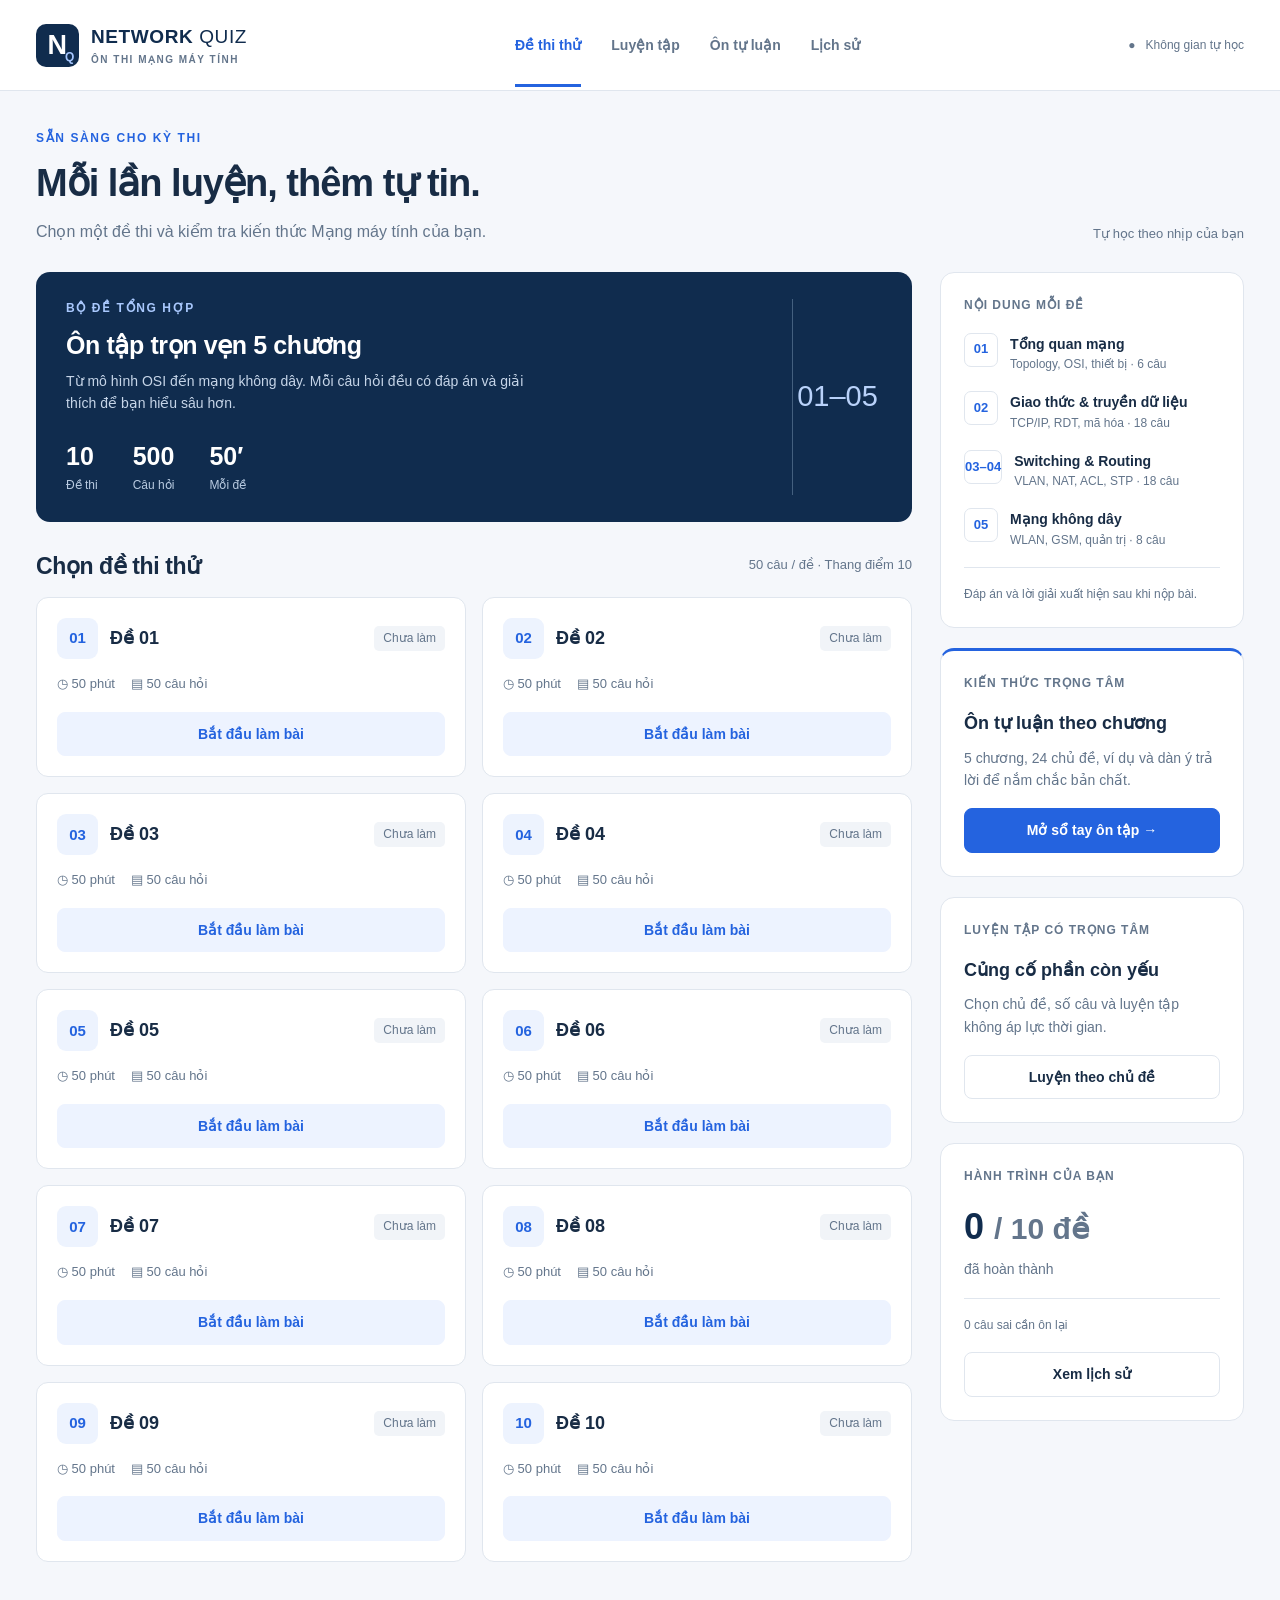
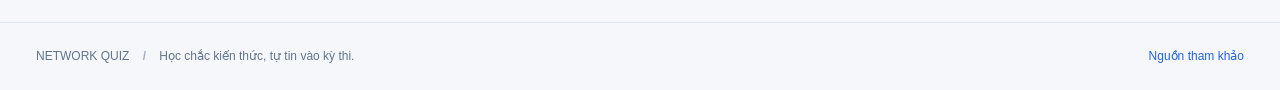
<file: index.html>
<!doctype html>
<html lang="vi">
  <head>
    <meta charset="utf-8" />
    <meta name="viewport" content="width=device-width, initial-scale=1" />
    <meta name="theme-color" content="#102c4e" />
    <meta
      name="description"
      content="Ôn thi Mạng máy tính: 10 đề, 500 câu hỏi có lời giải."
    />
    <title>Network Quiz · Ôn thi Mạng máy tính</title>
    <link
      rel="icon"
      href="data:image/svg+xml,%3Csvg xmlns='http://www.w3.org/2000/svg' viewBox='0 0 32 32'%3E%3Crect width='32' height='32' rx='8' fill='%23102c4e'/%3E%3Cpath d='M8 23V9l16 14V9' fill='none' stroke='white' stroke-width='3'/%3E%3C/svg%3E"
    />
    <link rel="stylesheet" href="css/style.css" />
    <script defer src="data/exam01.js"></script>
    <script defer src="data/exam02.js"></script>
    <script defer src="data/exam03.js"></script>
    <script defer src="data/exam04.js"></script>
    <script defer src="data/exam05.js"></script>
    <script defer src="data/exam06.js"></script>
    <script defer src="data/exam07.js"></script>
    <script defer src="data/exam08.js"></script>
    <script defer src="data/exam09.js"></script>
    <script defer src="data/exam10.js"></script>
    <script defer src="js/storage.js"></script>
    <script defer src="js/engine.js"></script>
    <script defer src="data/study-notes.js"></script>
    <script defer src="js/study.js"></script>
    <script defer src="js/app.js"></script>
  </head>
  <body>
    <a class="skip" href="#main">Đến nội dung chính</a>
    <header>
      <div class="header-inner">
        <a class="brand" href="#home"
          ><span class="brand-icon">N<span>Q</span></span
          ><span
            >NETWORK<span class="brand-light"> QUIZ</span
            ><small>ÔN THI MẠNG MÁY TÍNH</small></span
          ></a
        >
        <nav aria-label="Điều hướng chính">
          <a href="#home" data-nav="home">Đề thi thử</a
          ><a href="#practice" data-nav="practice">Luyện tập</a
          ><a href="#study" data-nav="study">Ôn tự luận</a
          ><a href="#history" data-nav="history">Lịch sử</a>
        </nav>
        <span class="local-tag">● &nbsp; Không gian tự học</span>
      </div>
    </header>
    <div id="storage-warning" class="warning" hidden role="status">
      Không thể lưu vào trình duyệt. Bài làm dùng được trong tab này; hãy bật
      lưu trữ để giữ tiến độ khi đóng trang.
    </div>
    <main id="main" tabindex="-1"></main>
    <footer>
      <span>NETWORK QUIZ <b> / </b> Học chắc kiến thức, tự tin vào kỳ thi.</span
      ><a href="#sources">Nguồn tham khảo</a>
    </footer>
    <dialog id="modal" aria-labelledby="modal-title">
      <form method="dialog">
        <span class="eyebrow">NETWORK QUIZ</span>
        <h2 id="modal-title"></h2>
        <p id="modal-text"></p>
        <div class="actions">
          <button value="cancel" class="btn secondary">Tiếp tục làm bài</button
          ><button value="confirm" class="btn" id="modal-confirm">
            Nộp bài
          </button>
        </div>
      </form>
    </dialog>
    <div
      id="announcement"
      class="sr-only"
      role="status"
      aria-live="polite"
    ></div>
    <noscript>Bạn cần bật JavaScript để sử dụng bài thi.</noscript>
  </body>
</html>
</file>
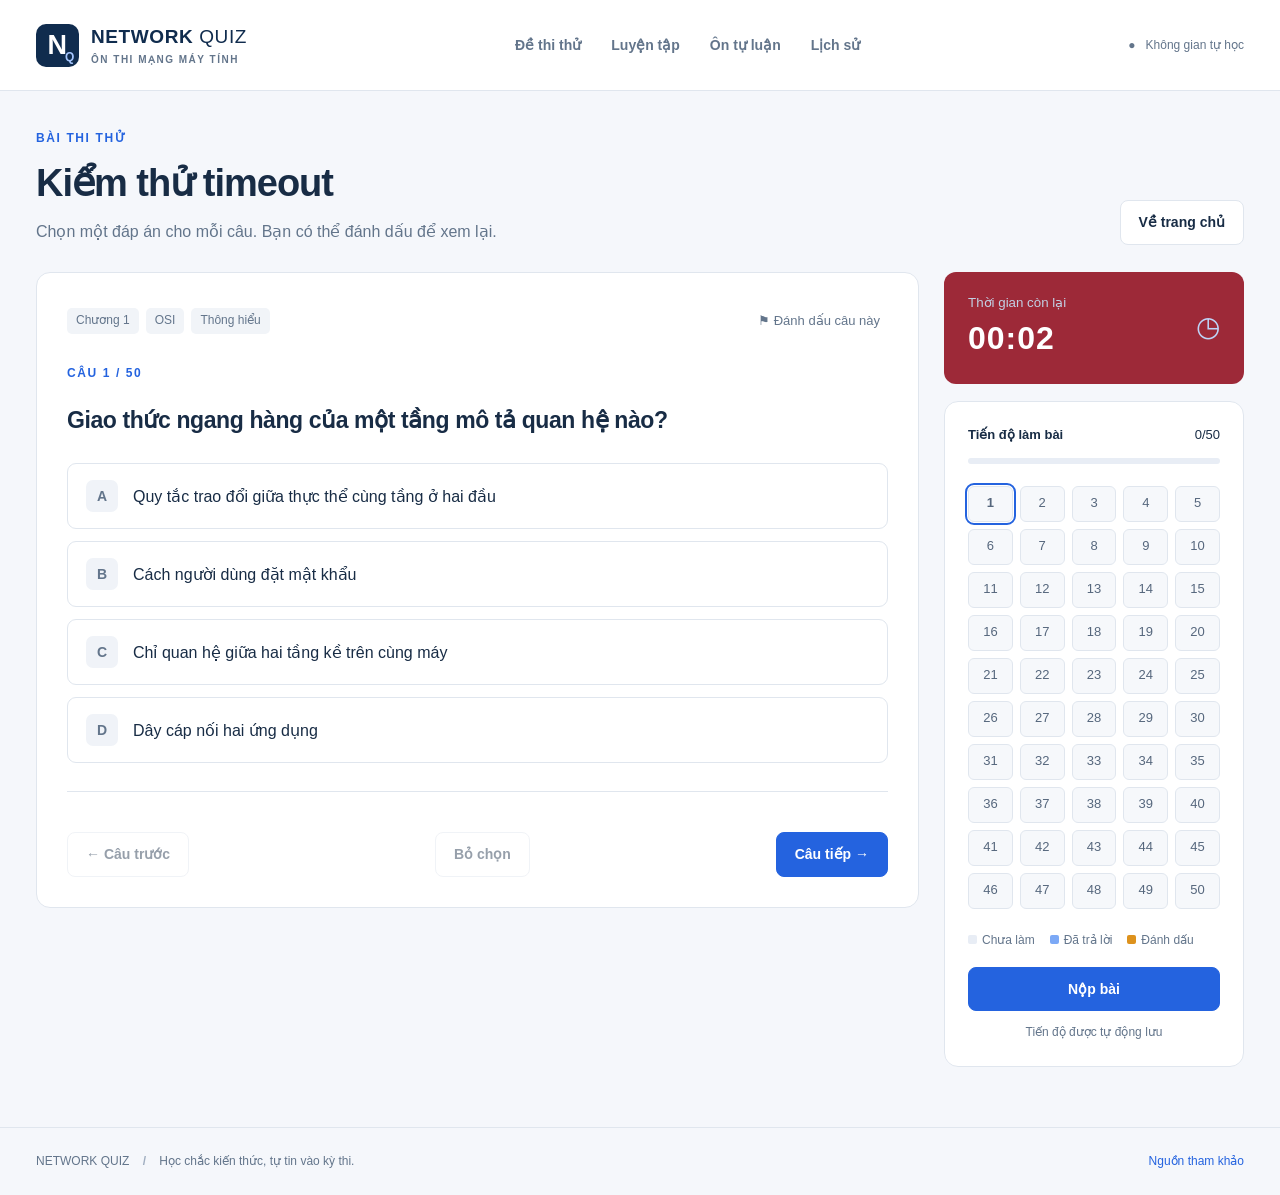
<file: tests/browser-fixture.html>
<!doctype html>
<html lang="vi">
  <head>
    <base href="../" />
    <meta charset="utf-8" />
    <meta name="viewport" content="width=device-width, initial-scale=1" />
    <meta name="theme-color" content="#102c4e" />
    <meta
      name="description"
      content="Ôn thi Mạng máy tính: 10 đề, 500 câu hỏi có lời giải."
    />
    <title>Network Quiz · Ôn thi Mạng máy tính</title>
    <link
      rel="icon"
      href="data:image/svg+xml,%3Csvg xmlns='http://www.w3.org/2000/svg' viewBox='0 0 32 32'%3E%3Crect width='32' height='32' rx='8' fill='%23102c4e'/%3E%3Cpath d='M8 23V9l16 14V9' fill='none' stroke='white' stroke-width='3'/%3E%3C/svg%3E"
    />
    <link rel="stylesheet" href="css/style.css" />
    <script defer src="data/exam01.js"></script>
    <script defer src="data/exam02.js"></script>
    <script defer src="data/exam03.js"></script>
    <script defer src="data/exam04.js"></script>
    <script defer src="data/exam05.js"></script>
    <script defer src="data/exam06.js"></script>
    <script defer src="data/exam07.js"></script>
    <script defer src="data/exam08.js"></script>
    <script defer src="data/exam09.js"></script>
    <script defer src="data/exam10.js"></script>
    <script defer src="js/storage.js"></script>
    <script defer src="js/engine.js"></script>
    <script defer src="tests/browser-fixture.js"></script>
    <script defer src="data/study-notes.js"></script>
    <script defer src="js/study.js"></script>
    <script defer src="js/app.js"></script>
  </head>
  <body>
    <a class="skip" href="#main">Đến nội dung chính</a>
    <header>
      <div class="header-inner">
        <a class="brand" href="#home"
          ><span class="brand-icon">N<span>Q</span></span
          ><span
            >NETWORK<span class="brand-light"> QUIZ</span
            ><small>ÔN THI MẠNG MÁY TÍNH</small></span
          ></a
        >
        <nav aria-label="Điều hướng chính">
          <a href="#home" data-nav="home">Đề thi thử</a
          ><a href="#practice" data-nav="practice">Luyện tập</a
          ><a href="#study" data-nav="study">Ôn tự luận</a
          ><a href="#history" data-nav="history">Lịch sử</a>
        </nav>
        <span class="local-tag">● &nbsp; Không gian tự học</span>
      </div>
    </header>
    <div id="storage-warning" class="warning" hidden role="status">
      Không thể lưu vào trình duyệt. Bài làm dùng được trong tab này; hãy bật
      lưu trữ để giữ tiến độ khi đóng trang.
    </div>
    <main id="main" tabindex="-1"></main>
    <footer>
      <span>NETWORK QUIZ <b> / </b> Học chắc kiến thức, tự tin vào kỳ thi.</span
      ><a href="#sources">Nguồn tham khảo</a>
    </footer>
    <dialog id="modal" aria-labelledby="modal-title">
      <form method="dialog">
        <span class="eyebrow">NETWORK QUIZ</span>
        <h2 id="modal-title"></h2>
        <p id="modal-text"></p>
        <div class="actions">
          <button value="cancel" class="btn secondary">Tiếp tục làm bài</button
          ><button value="confirm" class="btn" id="modal-confirm">
            Nộp bài
          </button>
        </div>
      </form>
    </dialog>
    <div
      id="announcement"
      class="sr-only"
      role="status"
      aria-live="polite"
    ></div>
    <noscript>Bạn cần bật JavaScript để sử dụng bài thi.</noscript>
  </body>
</html>
</file>
<file: css/style.css>
:root {
  --navy: #102c4e;
  --blue: #2463df;
  --ink: #182c45;
  --muted: #63758b;
  --line: #e0e6ee;
  --bg: #f5f7fb;
  --green: #16764f;
  --red: #b93845;
  font-family: Inter, "Segoe UI", Arial, sans-serif;
  color: var(--ink);
  background: var(--bg);
}
* {
  box-sizing: border-box;
}
body {
  margin: 0;
  font-size: 16px;
  line-height: 1.6;
}
button,
input,
select {
  font: inherit;
}
button,
a {
  touch-action: manipulation;
}
button {
  cursor: pointer;
}
a {
  color: var(--blue);
  text-decoration: none;
}
button:disabled {
  opacity: 0.45;
  cursor: not-allowed;
}
:focus-visible {
  outline: 3px solid #de9b30;
  outline-offset: 4px;
}
h1,
h2,
h3,
p {
  margin: 0;
}
h1 {
  font-size: clamp(28px, 3vw, 38px);
  letter-spacing: -1px;
  line-height: 1.3;
}
h2 {
  font-size: 23px;
  line-height: 1.4;
  letter-spacing: -0.4px;
}
h3 {
  font-size: 18px;
  line-height: 1.4;
}
.muted {
  color: var(--muted);
}
header {
  background: white;
  border-bottom: 1px solid var(--line);
}
.header-inner {
  max-width: 1280px;
  padding: 22px 36px;
  margin: auto;
  display: flex;
  align-items: center;
  justify-content: space-between;
  gap: 28px;
}
.brand {
  display: flex;
  align-items: center;
  gap: 12px;
  color: var(--navy);
  font-weight: 800;
  font-size: 19px;
  letter-spacing: 0.6px;
  white-space: nowrap;
}
.brand-light {
  font-weight: 400;
}
.brand small {
  display: block;
  letter-spacing: 1.5px;
  font-size: 10px;
  color: var(--muted);
}
.brand-icon {
  background: var(--navy);
  color: white;
  display: grid;
  place-content: center;
  width: 43px;
  height: 43px;
  border-radius: 10px;
  font-size: 27px;
  line-height: 1;
  position: relative;
}
.brand-icon span {
  position: absolute;
  right: 4px;
  bottom: 4px;
  font-size: 12px;
  color: #a7c7ff;
}
nav {
  display: flex;
  gap: 30px;
}
nav a {
  font-size: 14px;
  color: var(--muted);
  font-weight: 600;
  position: relative;
  padding: 9px 0;
}
nav a.active {
  color: var(--blue);
}
nav a.active:after {
  content: "";
  position: absolute;
  bottom: -22px;
  left: 0;
  right: 0;
  height: 3px;
  background: var(--blue);
}
.local-tag {
  font-size: 12px;
  color: var(--muted);
  white-space: nowrap;
}
main {
  max-width: 1280px;
  margin: auto;
  padding: 38px 36px 60px;
  min-height: calc(100vh - 190px);
}
.eyebrow {
  display: block;
  font-size: 12px;
  letter-spacing: 1.6px;
  font-weight: 700;
  color: var(--blue);
  text-transform: uppercase;
  margin-bottom: 10px;
}
.page-top {
  display: flex;
  justify-content: space-between;
  align-items: flex-end;
  gap: 20px;
  margin-bottom: 27px;
}
.page-top p {
  color: var(--muted);
  margin-top: 11px;
}
.date-note {
  font-size: 13px;
  color: var(--muted);
}
.home-layout {
  display: grid;
  grid-template-columns: minmax(0, 1fr) 304px;
  gap: 28px;
}
.welcome {
  background: var(--navy);
  border-radius: 14px;
  color: white;
  padding: 27px 30px;
  display: flex;
  justify-content: space-between;
  gap: 24px;
  margin-bottom: 28px;
}
.welcome .eyebrow {
  color: #a9c8fd;
}
.welcome h2 {
  font-size: 25px;
}
.welcome p {
  color: #c6d5e8;
  font-size: 14px;
  margin-top: 7px;
  max-width: 490px;
}
.welcome-mark {
  width: 90px;
  min-width: 90px;
  display: grid;
  place-items: center;
  font-size: 52px;
  color: #b9d2fa;
  font-weight: 300;
  border-left: 1px solid #44607f;
}
.stat-strip {
  display: flex;
  gap: 35px;
  margin-top: 21px;
}
.stat-strip strong {
  font-size: 25px;
}
.stat-strip span {
  display: block;
  font-size: 12px;
  color: #b9cbe1;
}
.section-head {
  display: flex;
  justify-content: space-between;
  align-items: center;
  gap: 12px;
  margin: 24px 0 15px;
}
.section-head p {
  font-size: 13px;
  color: var(--muted);
}
.exam-grid {
  display: grid;
  grid-template-columns: repeat(2, minmax(0, 1fr));
  gap: 16px;
}
.exam-card {
  background: white;
  border: 1px solid var(--line);
  border-radius: 12px;
  padding: 20px;
  transition:
    border-color 0.15s,
    box-shadow 0.15s;
}
.exam-card:hover {
  border-color: #a6bce2;
  box-shadow: 0 5px 18px #183b6410;
}
.card-top {
  display: flex;
  align-items: center;
  justify-content: space-between;
  gap: 10px;
  margin-bottom: 15px;
}
.exam-number {
  display: flex;
  align-items: center;
  gap: 12px;
}
.number-tile {
  background: #edf3fe;
  color: var(--blue);
  border-radius: 9px;
  width: 41px;
  height: 41px;
  display: grid;
  place-items: center;
  font-size: 15px;
  font-weight: 700;
}
.tag {
  display: inline-block;
  padding: 3px 9px;
  border-radius: 5px;
  background: #f1f4f8;
  color: var(--muted);
  font-size: 12px;
  white-space: nowrap;
}
.tag.done {
  background: #eaf6ef;
  color: var(--green);
}
.exam-meta {
  color: var(--muted);
  font-size: 13px;
  display: flex;
  gap: 16px;
}
.exam-card .btn {
  width: 100%;
  margin-top: 17px;
}
.btn {
  border: 1px solid var(--blue);
  background: var(--blue);
  color: white;
  border-radius: 8px;
  padding: 10px 18px;
  font-size: 14px;
  font-weight: 600;
  display: inline-flex;
  justify-content: center;
  align-items: center;
  gap: 8px;
  min-height: 43px;
  text-align: center;
}
.btn:hover {
  filter: brightness(0.95);
}
.btn.secondary {
  background: white;
  border-color: var(--line);
  color: var(--ink);
}
.btn.soft {
  background: #edf3ff;
  border-color: #edf3ff;
  color: var(--blue);
}
.btn.small {
  min-height: 36px;
  padding: 6px 12px;
  font-size: 13px;
}
.panel {
  background: white;
  border: 1px solid var(--line);
  border-radius: 14px;
  padding: 23px;
}
.panel p {
  color: var(--muted);
  font-size: 14px;
  margin-top: 10px;
}
.panel .btn {
  margin-top: 17px;
}
.side-stack {
  display: flex;
  flex-direction: column;
  gap: 20px;
}
.panel-label {
  font-size: 12px;
  font-weight: 700;
  letter-spacing: 1px;
  color: var(--muted);
  text-transform: uppercase;
  margin-bottom: 18px;
}
.topic-line {
  display: flex;
  gap: 12px;
  align-items: flex-start;
  margin: 17px 0;
}
.topic-icon {
  font-size: 13px;
  font-weight: 700;
  border: 1px solid var(--line);
  border-radius: 7px;
  min-width: 34px;
  height: 34px;
  display: grid;
  place-items: center;
  color: var(--blue);
}
.topic-line strong {
  font-size: 14px;
  display: block;
}
.topic-line small {
  color: var(--muted);
  display: block;
  font-size: 12px;
}
.note {
  padding-top: 17px;
  border-top: 1px solid var(--line);
  font-size: 12px;
  color: var(--muted);
}
.streak-num {
  font-size: 36px;
  font-weight: 700;
  color: var(--navy);
  line-height: 1.2;
}
.resume {
  background: #eaf2ff;
  border: 1px solid #c5d8fc;
  border-radius: 12px;
  padding: 18px 22px;
  display: flex;
  align-items: center;
  justify-content: space-between;
  gap: 15px;
  margin-bottom: 24px;
}
.resume p {
  font-size: 14px;
  color: var(--muted);
}
.actions {
  display: flex;
  gap: 12px;
  flex-wrap: wrap;
  align-items: center;
}
.page-title {
  margin-bottom: 28px;
}
.page-title p {
  margin-top: 9px;
  color: var(--muted);
}
.exam-layout {
  display: grid;
  grid-template-columns: minmax(0, 1fr) 300px;
  gap: 25px;
  align-items: start;
}
.question-panel {
  padding: 30px;
}
.question-meta {
  display: flex;
  justify-content: space-between;
  align-items: center;
  gap: 12px;
  margin-bottom: 25px;
}
.chips {
  display: flex;
  gap: 7px;
  flex-wrap: wrap;
}
.question-title {
  font-size: 23px;
  font-weight: 600;
  line-height: 1.6;
  margin: 18px 0 25px;
  white-space: pre-wrap;
  overflow-wrap: anywhere;
}
.answer-list {
  border: 0;
  padding: 0;
  margin: 0;
  display: grid;
  gap: 12px;
  min-width: 0;
}
.answer {
  display: flex;
  align-items: center;
  gap: 15px;
  padding: 16px 18px;
  border: 1px solid var(--line);
  border-radius: 9px;
  cursor: pointer;
  min-height: 64px;
  position: relative;
  overflow-wrap: anywhere;
}
.answer:hover {
  background: #f7f9fe;
}
.answer input {
  position: absolute;
  opacity: 0;
  width: 1px;
  height: 1px;
}
.answer:focus-within {
  outline: 3px solid #de9b30;
  outline-offset: 2px;
}
.letter {
  display: grid;
  place-items: center;
  width: 32px;
  min-width: 32px;
  height: 32px;
  background: #f0f3f8;
  border-radius: 7px;
  color: var(--muted);
  font-size: 14px;
  font-weight: 600;
}
.answer.selected {
  background: #edf3ff;
  border: 2px solid var(--blue);
  padding: 15px 17px;
}
.answer.selected .letter {
  background: var(--blue);
  color: white;
}
.answer.correct {
  background: #edf8f2;
  border-color: #8bc7a7;
}
.answer.correct .letter {
  background: var(--green);
  color: white;
}
.answer.incorrect {
  background: #fff0f1;
  border-color: #db9ca3;
}
.answer.incorrect .letter {
  background: var(--red);
  color: white;
}
.answer-status {
  margin-left: auto;
  font-size: 12px;
  font-weight: 700;
  white-space: nowrap;
}
.answer.correct .answer-status {
  color: var(--green);
}
.answer.incorrect .answer-status {
  color: var(--red);
}
.question-bottom {
  display: flex;
  justify-content: space-between;
  gap: 12px;
  margin-top: 28px;
  padding-top: 23px;
  border-top: 1px solid var(--line);
}
.flag {
  border: 0;
  background: transparent;
  color: var(--muted);
  font-size: 13px;
  padding: 8px;
}
.flag.flagged {
  color: #9a6413;
  background: #fff5df;
  border-radius: 6px;
}
.timer-panel {
  background: var(--navy);
  color: white;
  padding: 20px 24px;
  border-radius: 12px;
  margin-bottom: 17px;
  display: flex;
  align-items: center;
  justify-content: space-between;
}
.timer-panel small {
  display: block;
  color: #c2d0e4;
}
.timer-panel strong {
  font-size: 32px;
  font-variant-numeric: tabular-nums;
  letter-spacing: 1px;
}
.timer-panel.urgent {
  background: #9d2938;
}
.timer-icon {
  font-size: 28px;
  color: #bed4f7;
}
.progress {
  height: 6px;
  background: #e8edf5;
  border-radius: 10px;
  overflow: hidden;
  margin-top: 12px;
}
.progress span {
  display: block;
  height: 100%;
  background: var(--blue);
  border-radius: 10px;
}
.progress-label {
  display: flex;
  justify-content: space-between;
  font-size: 13px;
}
.navigator {
  display: grid;
  grid-template-columns: repeat(5, 1fr);
  gap: 7px;
  margin: 22px 0;
}
.nav-q {
  border: 1px solid var(--line);
  background: #f6f8fb;
  border-radius: 6px;
  height: 36px;
  font-size: 13px;
  color: #56677d;
  position: relative;
}
.nav-q.answered {
  background: #e8f0ff;
  color: var(--blue);
  border-color: #b9d0fa;
}
.nav-q.current {
  outline: 2px solid var(--blue);
  outline-offset: 1px;
  font-weight: 700;
}
.nav-q.marked:after {
  content: "";
  position: absolute;
  top: 1px;
  right: 1px;
  width: 7px;
  height: 7px;
  background: #dd921d;
  border-radius: 1px;
}
.nav-q.right {
  background: #e2f4e9;
  color: var(--green);
  border-color: #a5d4ba;
}
.nav-q.wrong {
  background: #fde9ec;
  color: var(--red);
  border-color: #e9b5bd;
}
.legend {
  display: flex;
  flex-wrap: wrap;
  gap: 10px 15px;
  color: var(--muted);
  font-size: 12px;
}
.legend i {
  display: inline-block;
  width: 9px;
  height: 9px;
  border-radius: 2px;
  background: #e8edf5;
  margin-right: 5px;
}
.legend i.blue {
  background: #7ca9f6;
}
.legend i.orange {
  background: #dd921d;
}
.full {
  width: 100%;
}
.save-note {
  font-size: 12px;
  color: var(--muted);
  text-align: center;
  margin-top: 12px;
}
.result-layout {
  display: grid;
  grid-template-columns: 340px minmax(0, 1fr);
  gap: 25px;
}
.score-panel {
  text-align: center;
  background: var(--navy);
  color: white;
  padding: 32px;
  border-radius: 14px;
}
.score-panel .eyebrow {
  color: #adc8ee;
}
.score-circle {
  width: 180px;
  height: 180px;
  border-radius: 50%;
  background: conic-gradient(#84b1ff var(--score), #345070 0);
  display: grid;
  place-items: center;
  margin: 28px auto;
  position: relative;
}
.score-circle:before {
  content: "";
  position: absolute;
  inset: 10px;
  background: var(--navy);
  border-radius: 50%;
}
.score-circle div {
  z-index: 1;
}
.score-circle strong {
  font-size: 53px;
  line-height: 1.2;
  font-weight: 600;
}
.score-circle small {
  display: block;
  color: #bdcee4;
}
.score-panel p {
  color: #c3d2e5;
  font-size: 14px;
}
.result-stats {
  display: grid;
  grid-template-columns: repeat(3, 1fr);
  gap: 14px;
  margin-bottom: 23px;
}
.result-stat {
  background: white;
  border: 1px solid var(--line);
  padding: 20px;
  border-radius: 12px;
}
.result-stat strong {
  font-size: 28px;
  display: block;
}
.result-stat span {
  font-size: 13px;
  color: var(--muted);
}
.green {
  color: var(--green);
}
.red {
  color: var(--red);
}
.chapter-result {
  margin-top: 22px;
}
.chapter-result .progress-label {
  font-size: 14px;
}
.feedback {
  margin-top: 22px;
  padding: 15px 18px;
  background: #edf3ff;
  border-radius: 9px;
  color: #355578;
  font-size: 14px;
}
.filter-bar {
  display: flex;
  gap: 8px;
  flex-wrap: wrap;
  margin-bottom: 23px;
}
.filter-btn {
  border: 1px solid var(--line);
  background: white;
  border-radius: 7px;
  padding: 8px 13px;
  font-size: 13px;
  color: var(--muted);
}
.filter-btn.active {
  background: var(--navy);
  color: white;
  border-color: var(--navy);
}
.explanation {
  background: #f2f6fc;
  border-left: 3px solid #739adb;
  border-radius: 0 8px 8px 0;
  padding: 20px 23px;
  margin-top: 25px;
}
.explanation p {
  color: var(--ink);
  white-space: pre-wrap;
  line-height: 1.8;
}
.explanation small {
  display: block;
  margin-top: 12px;
  overflow-wrap: anywhere;
}
.review-status {
  font-size: 14px;
  font-weight: 600;
}
.practice-layout {
  display: grid;
  grid-template-columns: minmax(0, 1fr) 320px;
  gap: 25px;
}
.topic-grid {
  display: grid;
  grid-template-columns: repeat(3, minmax(0, 1fr));
  gap: 10px;
  margin: 22px 0 26px;
}
.topic-choice {
  position: relative;
}
.topic-choice input {
  position: absolute;
  opacity: 0;
}
.topic-choice span {
  display: flex;
  align-items: center;
  justify-content: space-between;
  gap: 8px;
  border: 1px solid var(--line);
  border-radius: 9px;
  padding: 15px 12px;
  cursor: pointer;
  font-size: 14px;
}
.topic-choice small {
  font-size: 12px;
  color: var(--muted);
}
.topic-choice input:checked + span {
  background: #edf3ff;
  border-color: var(--blue);
  color: var(--blue);
}
.topic-choice input:focus-visible + span {
  outline: 3px solid #de9b30;
}
.field {
  display: flex;
  align-items: center;
  gap: 15px;
  font-size: 14px;
}
select {
  padding: 9px 30px 9px 12px;
  border: 1px solid var(--line);
  border-radius: 7px;
  background: white;
  color: var(--ink);
}
.table-wrap {
  overflow: auto;
  border: 1px solid var(--line);
  border-radius: 12px;
  background: white;
}
table {
  border-collapse: collapse;
  width: 100%;
  text-align: left;
  white-space: nowrap;
}
th {
  font-size: 12px;
  text-transform: uppercase;
  letter-spacing: 0.8px;
  color: var(--muted);
  background: #f9fafc;
}
td,
th {
  padding: 16px 22px;
  border-bottom: 1px solid var(--line);
}
td {
  font-size: 14px;
}
tr:last-child td {
  border-bottom: 0;
}
.empty {
  text-align: center;
  padding: 55px 20px;
  color: var(--muted);
}
.empty h2 {
  color: var(--ink);
  margin-bottom: 12px;
}
.empty .btn {
  margin-top: 20px;
}
.sources {
  display: grid;
  gap: 16px;
}
.sources article {
  padding: 20px;
  background: white;
  border: 1px solid var(--line);
  border-radius: 10px;
}
.sources a {
  overflow-wrap: anywhere;
}
.sources p {
  font-size: 14px;
  color: var(--muted);
  margin-top: 6px;
}
footer {
  max-width: 1280px;
  margin: auto;
  padding: 24px 36px;
  display: flex;
  justify-content: space-between;
  border-top: 1px solid var(--line);
  font-size: 12px;
  color: var(--muted);
  gap: 15px;
}
footer b {
  margin: 0 10px;
  color: #a0aec0;
}
dialog {
  border: 0;
  border-radius: 16px;
  max-width: 470px;
  width: calc(100% - 32px);
  padding: 30px;
  color: var(--ink);
  box-shadow: 0 25px 90px #00173740;
}
dialog::backdrop {
  background: #0c234867;
}
dialog p {
  color: var(--muted);
  margin: 15px 0 24px;
}
.warning {
  padding: 14px 28px;
  background: #fff2d9;
  color: #7f530f;
  font-size: 14px;
}
.sr-only {
  position: absolute;
  width: 1px;
  height: 1px;
  padding: 0;
  margin: -1px;
  overflow: hidden;
  clip: rect(0, 0, 0, 0);
  white-space: nowrap;
  border: 0;
}
.skip {
  position: fixed;
  left: 15px;
  top: -100px;
  background: white;
  padding: 12px;
  z-index: 20;
}
.skip:focus {
  top: 10px;
}
.breadcrumb {
  font-size: 13px;
  color: var(--muted);
  margin-bottom: 20px;
}
.review-count {
  margin-bottom: 15px;
  color: var(--muted);
  font-size: 14px;
}
svg.waveform {
  width: 100%;
  max-width: 520px;
  margin: 8px 0 20px;
  background: #f5f8fc;
  border: 1px solid var(--line);
  border-radius: 8px;
}
@media (min-width: 1100px) {
  .exam-sidebar {
    position: sticky;
    top: 22px;
  }
}
@media (max-width: 1000px) {
  .header-inner {
    padding: 18px 24px;
  }
  .local-tag {
    display: none;
  }
  main {
    padding: 30px 24px 45px;
  }
  .home-layout {
    grid-template-columns: minmax(0, 1fr) 270px;
    gap: 20px;
  }
  nav a.active:after {
    bottom: -19px;
  }
  .topic-grid {
    grid-template-columns: repeat(2, minmax(0, 1fr));
  }
  .exam-layout {
    grid-template-columns: minmax(0, 1fr) 260px;
    gap: 18px;
  }
  .question-panel {
    padding: 23px;
  }
  .result-layout {
    grid-template-columns: 290px minmax(0, 1fr);
  }
}
@media (max-width: 760px) {
  .header-inner {
    flex-wrap: wrap;
    gap: 14px;
    padding: 16px 20px;
  }
  nav {
    width: 100%;
    justify-content: space-between;
    gap: 15px;
  }
  nav a.active:after {
    bottom: -16px;
  }
  .brand {
    font-size: 18px;
  }
  main {
    padding: 26px 18px 35px;
  }
  .page-top {
    align-items: flex-start;
  }
  .date-note {
    display: none;
  }
  .home-layout,
  .exam-layout,
  .result-layout,
  .practice-layout {
    grid-template-columns: 1fr;
  }
  .welcome {
    padding: 23px;
  }
  .welcome-mark {
    display: none;
  }
  .side-stack {
    display: grid;
    grid-template-columns: repeat(2, minmax(0, 1fr));
  }
  .side-stack .panel:first-child {
    grid-column: 1/-1;
  }
  .navigator {
    grid-template-columns: repeat(10, 1fr);
  }
  .question-title {
    font-size: 20px;
  }
  .question-meta {
    align-items: flex-start;
    flex-wrap: wrap;
  }
  .score-panel {
    padding: 23px;
  }
  .score-circle {
    margin: 20px auto;
  }
  .result-stats {
    gap: 10px;
  }
  .result-stat {
    padding: 15px;
  }
  .result-stat strong {
    font-size: 25px;
  }
  footer {
    padding: 22px 18px;
    flex-wrap: wrap;
  }
  .resume {
    flex-wrap: wrap;
  }
  .page-top .btn {
    flex-shrink: 0;
  }
  .answer-status {
    white-space: normal;
    max-width: 78px;
  }
  .question-bottom {
    flex-wrap: wrap;
  }
  .practice-layout .panel {
    padding: 21px;
  }
}
@media (max-width: 440px) {
  .exam-grid,
  .side-stack {
    grid-template-columns: 1fr;
  }
  .side-stack .panel:first-child {
    grid-column: auto;
  }
  .stat-strip {
    gap: 30px;
  }
  .question-panel {
    padding: 20px 16px;
  }
  .answer {
    padding: 13px 12px;
    gap: 11px;
  }
  .answer.selected {
    padding: 12px 11px;
  }
  .navigator {
    grid-template-columns: repeat(5, 1fr);
  }
  .page-top {
    flex-wrap: wrap;
  }
  .topic-grid {
    gap: 8px;
  }
  .topic-choice span {
    font-size: 13px;
    padding: 12px 10px;
  }
  .result-stat {
    padding: 12px;
  }
  .result-stat span {
    font-size: 12px;
  }
}
@media (prefers-reduced-motion: reduce) {
  * {
    transition: none !important;
    scroll-behavior: auto !important;
  }
}

.welcome-mark {
  display: flex;
  align-items: center;
  justify-content: center;
  font-size: 29px;
  white-space: nowrap;
}
.answer-list {
  margin-top: 14px;
}
@media (max-width: 760px) {
  .welcome-mark {
    display: none;
  }
}

@media (max-width: 760px) {
  .exam-sidebar {
    display: contents;
  }
  .exam-layout .timer-panel {
    grid-row: 1;
    margin-bottom: 0;
  }
  .timer-panel strong {
    font-size: 28px;
  }
  .timer-panel {
    padding: 14px 20px;
  }
}

/* Chapter-based essay revision */
.study-chapters {
  display: grid;
  grid-template-columns: repeat(5, minmax(0, 1fr));
  gap: 10px;
  margin: 0 0 28px;
}
.study-chapters a {
  display: block;
  background: white;
  border: 1px solid var(--line);
  border-radius: 12px;
  padding: 16px;
  color: var(--ink);
  font-size: 14px;
}
.study-chapters a::after {
  display: none;
}
.study-chapters a span {
  display: block;
  font-size: 10px;
  letter-spacing: 1.5px;
  margin-bottom: 7px;
  color: var(--muted);
}
.study-chapters a strong {
  font-size: 14px;
  line-height: 1.45;
  display: block;
}
.study-chapters a[aria-current="page"] {
  background: var(--navy);
  color: white;
  border-color: var(--navy);
}
.study-chapters a[aria-current="page"] span {
  color: #b3ccf2;
}
.study-layout {
  display: grid;
  grid-template-columns: 265px minmax(0, 1fr);
  gap: 26px;
  align-items: start;
}
.study-sidebar {
  position: sticky;
  top: 20px;
}
.study-sidebar .panel {
  padding: 22px 18px;
}
.study-sidebar ol {
  list-style: none;
  margin: 14px 0 0;
  padding: 0;
}
.study-sidebar li + li {
  border-top: 1px solid var(--line);
}
.study-sidebar button {
  display: flex;
  gap: 10px;
  border: 0;
  background: transparent;
  text-align: left;
  padding: 12px 0;
  width: 100%;
  font-size: 13px;
  line-height: 1.5;
  color: var(--ink);
}
.study-sidebar button:hover {
  color: var(--blue);
}
.study-sidebar button span {
  font-weight: 700;
  color: var(--blue);
  font-size: 11px;
  padding-top: 2px;
}
.study-method {
  padding: 22px 18px;
  color: var(--muted);
  font-size: 13px;
}
.study-method strong {
  color: var(--ink);
}
.study-method p {
  margin-top: 9px;
}
.study-content {
  min-width: 0;
}
.study-hero {
  background: var(--navy);
  color: white;
  padding: 30px;
  border-radius: 16px;
  margin-bottom: 24px;
}
.study-hero .eyebrow {
  color: #b3ccf2;
}
.study-hero h2 {
  font-size: 29px;
  margin: 8px 0;
}
.study-hero p {
  color: #cfddf2;
}
.study-hero ul {
  padding-left: 20px;
  margin: 22px 0;
  color: #e4edf9;
  font-size: 14px;
}
.study-hero li + li {
  margin-top: 6px;
}
.study-hero-meta {
  border-top: 1px solid #ffffff25;
  padding-top: 20px;
  display: flex;
  align-items: center;
  justify-content: space-between;
  gap: 14px;
  font-size: 12px;
  color: #cfddf2;
  flex-wrap: wrap;
}
.study-hero-meta .btn {
  font-size: 12px;
  min-height: 40px;
}
.study-section {
  margin-bottom: 22px;
  padding: 30px;
  scroll-margin-top: 20px;
}
.study-section-heading {
  display: flex;
  align-items: flex-start;
  gap: 14px;
  margin-bottom: 24px;
}
.study-section-heading .number-tile {
  flex-shrink: 0;
  width: 36px;
  height: 36px;
  font-size: 12px;
}
.study-section-heading h2 {
  font-size: 23px;
  padding-top: 2px;
}
.study-prose {
  font-size: 15px;
  line-height: 1.85;
  overflow-wrap: anywhere;
}
.study-prose p + p,
.study-prose ul,
.study-prose ol {
  margin-top: 14px;
}
.study-prose ul,
.study-prose ol {
  padding-left: 22px;
  margin-bottom: 18px;
}
.study-prose li + li {
  margin-top: 7px;
}
.study-prose code {
  font-size: 13px;
  background: #f0f4fa;
  border-radius: 4px;
  padding: 2px 5px;
  color: #184b87;
}
.study-table {
  overflow-x: auto;
  margin: 18px 0;
  border: 1px solid var(--line);
  border-radius: 10px;
}
.study-table table {
  font-size: 13px;
  margin: 0;
  width: 100%;
  min-width: 420px;
}
.study-table th {
  background: #f1f5fa;
  color: var(--navy);
  font-size: 11px;
  letter-spacing: 0.4px;
  white-space: normal;
}
.study-table th,
.study-table td {
  padding: 12px 14px;
  vertical-align: top;
  line-height: 1.7;
}
.study-table tr:last-child td {
  border-bottom: 0;
}
.study-example,
.study-pitfall {
  padding: 17px 20px;
  border-radius: 0 9px 9px 0;
  margin: 18px 0;
  border-left: 3px solid #3f7bde;
  background: #f0f5ff;
  font-size: 14px;
}
.study-pitfall {
  border-color: #c38826;
  background: #fff9ee;
}
.study-flow {
  background: #edf4fb;
  border-radius: 9px;
  padding: 18px;
  text-align: center;
  font-weight: 700;
  color: var(--navy);
  margin: 20px 0;
  font-size: 14px;
  line-height: 1.9;
}
.study-code {
  background: #122e4c;
  color: #e2edff;
  border-radius: 10px;
  padding: 20px;
  white-space: pre;
  overflow-x: auto;
  font-size: 13px;
  line-height: 1.85;
  margin: 20px 0;
}
.study-essay {
  margin-top: 28px;
  border-top: 1px solid var(--line);
  padding-top: 24px;
}
.study-essay .eyebrow {
  font-size: 10px;
}
.study-essay h3 {
  font-size: 17px;
  margin: 8px 0;
}
.study-essay > p {
  font-size: 13px;
}
.study-answer {
  margin-top: 15px;
  border: 1px solid var(--line);
  border-radius: 9px;
}
.study-answer summary {
  cursor: pointer;
  padding: 14px 18px;
  font-size: 14px;
  font-weight: 600;
  color: var(--blue);
}
.study-answer[open] {
  background: #f8faff;
}
.study-answer ol {
  padding: 0 24px 0 40px;
  margin: 0 0 20px;
  font-size: 14px;
  line-height: 1.8;
}
.study-answer li + li {
  margin-top: 8px;
}
.study-references {
  font-size: 13px;
  overflow-wrap: anywhere;
}
.study-references h2 {
  font-size: 19px;
}
.study-references p {
  margin-top: 10px;
}
.study-references ul {
  padding-left: 20px;
}
.study-references li {
  margin: 8px 0;
}
.study-pagination {
  display: flex;
  justify-content: space-between;
  gap: 12px;
  margin-top: 24px;
}
.study-home-card {
  border-top: 3px solid var(--blue);
}
@media (max-width: 1060px) {
  .header-inner {
    gap: 18px;
  }
  .header-inner nav {
    gap: 20px;
  }
  .header-inner .local-tag {
    display: none;
  }
  .study-chapters a {
    padding: 13px;
  }
  .study-chapters a strong {
    font-size: 12px;
  }
  .study-layout {
    grid-template-columns: 220px minmax(0, 1fr);
    gap: 18px;
  }
}
@media (max-width: 760px) {
  .header-inner nav {
    gap: 0;
    justify-content: space-between;
    width: 100%;
  }
  .header-inner nav a {
    font-size: 13px;
  }
  .study-chapters {
    grid-template-columns: repeat(2, minmax(0, 1fr));
    gap: 8px;
    margin-bottom: 18px;
  }
  .study-chapters a:last-child {
    grid-column: 1/-1;
  }
  .study-chapters a strong {
    font-size: 13px;
  }
  .study-layout {
    grid-template-columns: 1fr;
  }
  .study-sidebar {
    position: static;
  }
  .study-sidebar .panel {
    padding: 18px;
  }
  .study-sidebar ol {
    display: grid;
    grid-template-columns: repeat(2, minmax(0, 1fr));
    gap: 0 18px;
  }
  .study-sidebar li + li {
    border: 0;
  }
  .study-method {
    display: none;
  }
  .study-section,
  .study-hero {
    padding: 22px 18px;
  }
  .study-hero h2 {
    font-size: 25px;
  }
  .study-section-heading h2 {
    font-size: 20px;
  }
  .study-prose {
    font-size: 14px;
  }
  .study-table table {
    min-width: 430px;
  }
  .study-hero-meta {
    align-items: flex-start;
  }
}
</file>
